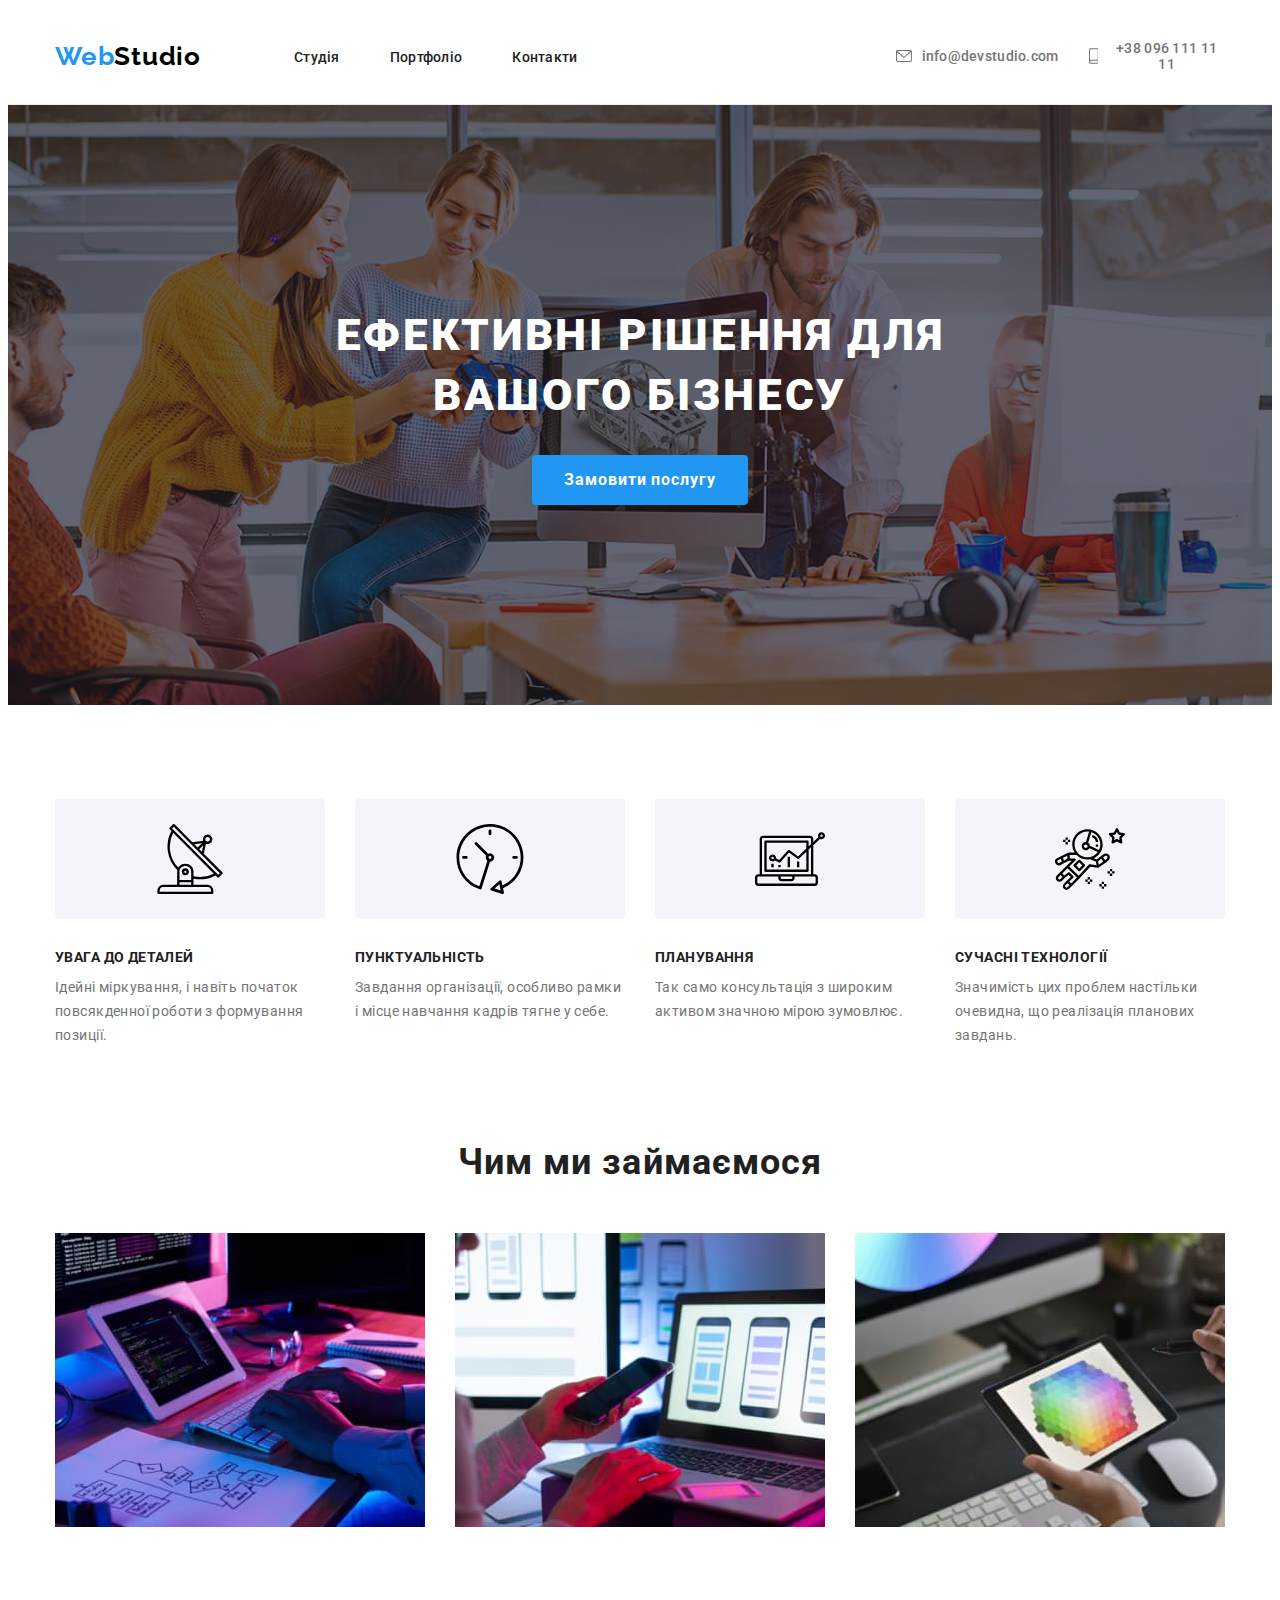
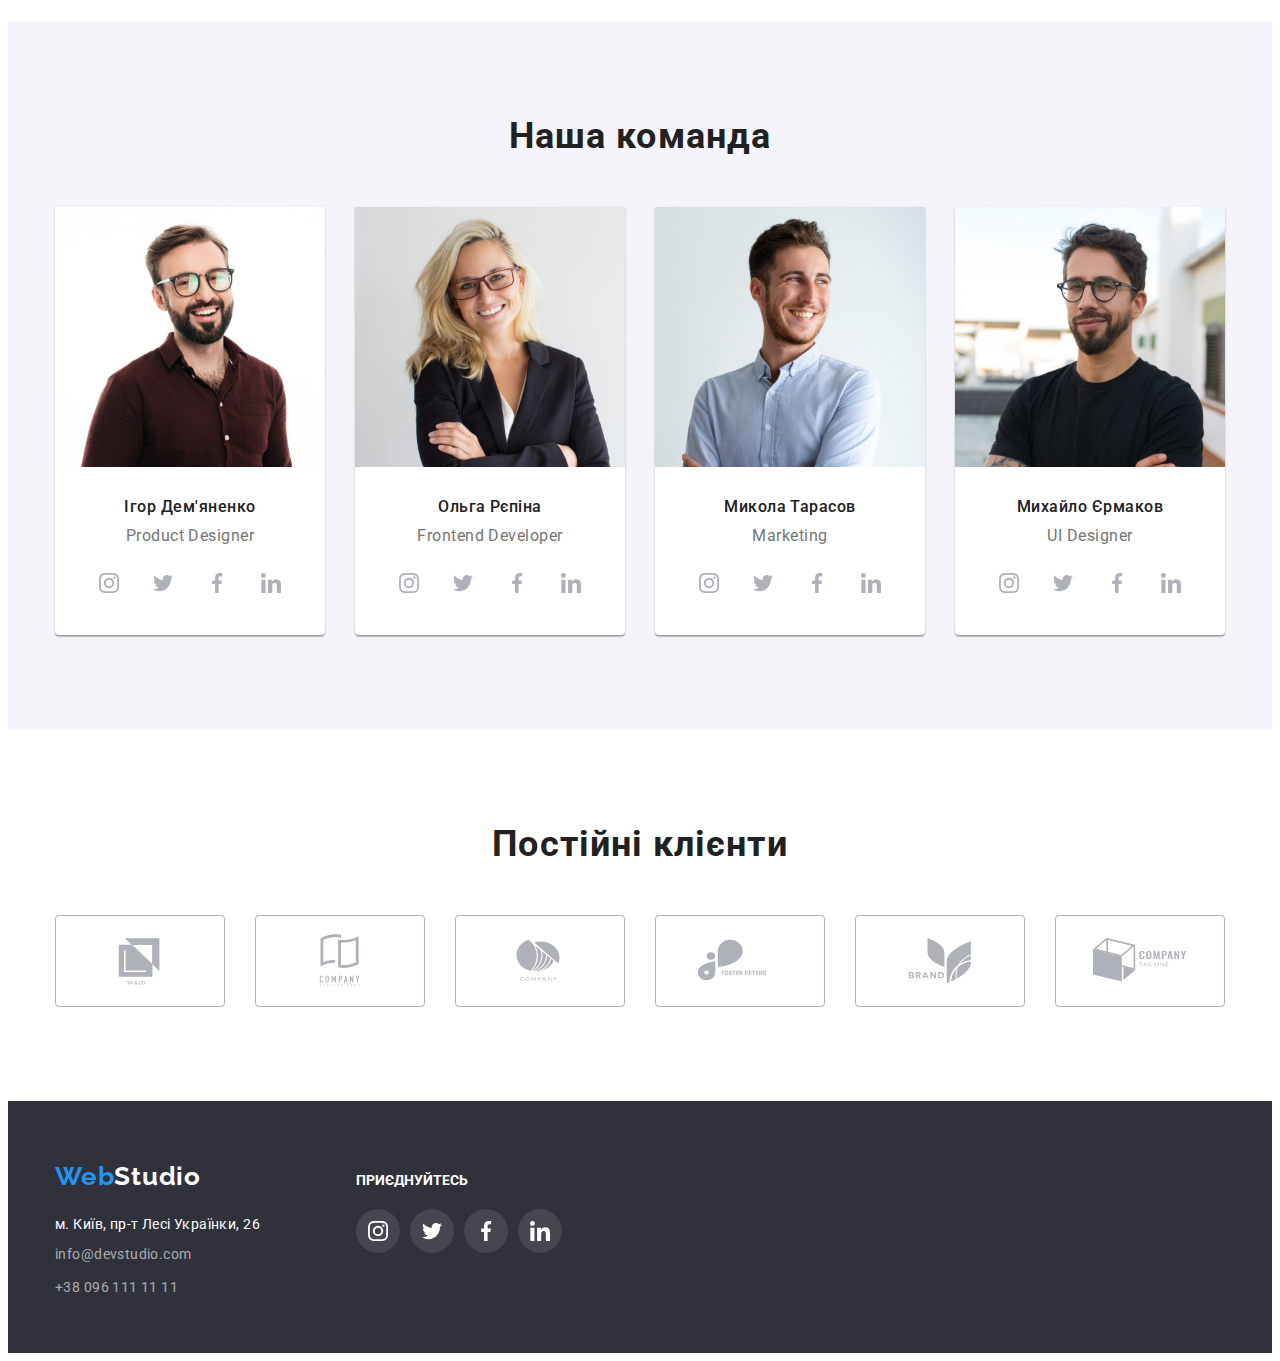
<file: index.html>
<!DOCTYPE html>
<html lang="uk">
  <head>
    <meta charset="UTF-8" />
    <meta http-equiv="X-UA-Compatible" content="IE=edge" />
    <meta name="viewport" content="width=device-width, initial-scale=1.0" />
    <title>Web studio</title>
    <link rel="preconnect" href="https://fonts.googleapis.com">
    <link rel="preconnect" href="https://fonts.gstatic.com" crossorigin>
    <link href="https://fonts.googleapis.com/css2?family=Raleway:wght@700&family=Roboto:wght@400;500;700;900&display=swap" rel="stylesheet">
    <link rel="stylesheet" href="https://cdnjs.cloudflare.com/ajax/libs/modern-normalize/1.1.0/modern-normalize.min.css" integrity="sha512-wpPYUAdjBVSE4KJnH1VR1HeZfpl1ub8YT/NKx4PuQ5NmX2tKuGu6U/JRp5y+Y8XG2tV+wKQpNHVUX03MfMFn9Q==" crossorigin="anonymous" referrerpolicy="no-referrer" />
    <link  href="./css/style.css" rel="stylesheet"> 
  </head>
  <body>
    <header class="header">
      <div class="header-container container">
         <nav class="nav">
         <a class="logo" href="/">Web<span class="logo-header">Studio</span></a>

        <ul class="nav-list list">
          <li class="nav-item"><a href="" class="nav-link link">Студія</a></li>
          <li class="nav-item"><a href="./portfolio.html" class="nav-link link">Портфоліо</a></li>
          <li class="nav-item"><a href="" class="nav-link link">Контакти</a></li>
        </ul>
      </nav>
        <div class="list-contacts">
          <a href="mailto:info@devstudio.com" class="header-mail link">
            <svg class="icon-envelope" width="16" height="12">
              <use href="./images/icons.svg#icon-envelope"></use>
            </svg> info@devstudio.com</a>
            <a href="tel:+380961111111" class="header-tel link"><svg class="icon-smartphone" width="10" height="16">
              <use href="./images/icons.svg#icon-smartphone"></use>
            </svg>+38 096 111 11 11</a>
        </div>
    </div>
    </header>
    
     <main>
      <section  class="hero">
        <div class="container-hero">
          <h1 class="hero-title">Ефективні рішення для вашого бізнесу</h1>
      <button type="button" class="hero-btn">Замовити послугу</button>
      </div>
      </section>
     </main>
      <section class="benefits">
      <h2 class="benefits-title">Наші переваги</h2>
      <div class="container">
      <ul class="benefits-list list">
        <li class="benefits-item">
          <div class="container-benefits">
          <svg class="benf-icon" width="70px" height="70px">
        <use href="./images/icons.svg#icon-antenna"></use></svg></div>
          <h3 class="benefits-sub-title">УВАГА ДО ДЕТАЛЕЙ</h3>
          <p class="benefits-description">
            Ідейні міркування, і навіть початок повсякденної роботи з формування
            позиції.
          </p>
        </li>
        <li class="benefits-item"><div class="container-benefits">
          <svg class="benf-icon" width="70px" height="70px">
        <use href="./images/icons.svg#icon-clock"></use></svg></div>
          <h3 class="benefits-sub-title">ПУНКТУАЛЬНІСТЬ</h3>
          <p class="benefits-description">
            Завдання організації, особливо рамки і місце навчання кадрів тягне у
            себе.
          </p>
        </li>
        <li class="benefits-item"><div class="container-benefits">
          <svg class="benf-icon" width="70px" height="70px">
        <use href="./images/icons.svg#icon-diagram"></use></svg></div>
          <h3 class="benefits-sub-title">ПЛАНУВАННЯ</h3>
          <p class="benefits-description">Так само консультація з широким активом значною мірою зумовлює.</p>
        </li>
        <li class="benefits-item"><div class="container-benefits">
          <svg class="benf-icon" width="70px" height="70px">
        <use href="./images/icons.svg#icon-astronaut"></use></svg></div>
          <h3 class="benefits-sub-title">СУЧАСНІ ТЕХНОЛОГІЇ</h3>
          <p class="benefits-description"
            >Значимість цих проблем настільки очевидна, що реалізація планових
            завдань.</p>
        </li>
       </ul>
       </div>
     </section>
  
    <section class="section activity">
       <div class="container">
      <h2 class="activity-title title">Чим ми займаємося</h2>
      <ul class="activity-list list card-set">
        <li class="activity-item">
          <img
            src="./images/box1.jpg"
            alt="Розробляємо структуру"
            class="activity-img"
            width="370"
          />
        </li>
        <li class="activity-item">
          <img
            src="./images/box2.jpg"
            alt="Адаптуємо під потреби"
            class="activity-img"
            width="370"
          />
        </li>
        <li class="activity-item">
          <img
            src="./images/box3.jpg"
            alt="Створюємо неповторний дизайн"
            class="activity-img"
            width="370"
          />
        </li>
      </ul>
       </div>
    </section>

    <section class="section team">
      <div class="container">
      <h2 class="team-title title">Наша команда</h2>
      <ul class="team-list list card-set ">
        <li class="team-item card-set-items">
          <img src="./images/img4.jpg" alt="продукт дизайнер" class="team-img" width="270" />
          <div class="team-person">
           <h3 class="team-sub-title">Ігор Дем'яненко</h3>
           <p lang="en" class="team-description">Product Designer</p>
           <ul class="socials list">
            <li class="socials-item">
              <a class="socials-link link" 
              href="https://www.instagram.com"
              target="_blank" 
              rel="noopener noreferrer" 
              aria-label="instagram"> <svg class="soc-icon" width="20" height="20">
                <use href="./images/icons.svg#icon-instagram"></use>
              </svg>
            </a>
          </li>
          <li class="socials-item">
            <a class="socials-link link" 
            href="https://twitter.com"
            target="_blank" 
            rel="noopener noreferrer" 
            aria-label="twitter"> <svg class="soc-icon" width="20" height="20">
              <use href="./images/icons.svg#icon-twitter"></use>
            </svg>
          </a>
        </li>
        <li class="socials-item">
          <a class="socials-link link" 
          href="https://facebook.com"
          target="_blank" 
          rel="noopener noreferrer" 
          aria-label="facebook"> <svg class="soc-icon" width="20" height="20">
            <use href="./images/icons.svg#icon-facebook"></use>
          </svg>
        </a>
      </li>
      <li class="socials-item">
        <a class="socials-link link" 
        href="https://www.linkedin.com/"
        target="_blank" 
        rel="noopener noreferrer" 
        aria-label="linkedin"> <svg class="soc-icon" width="20" height="20">
          <use href="./images/icons.svg#icon-linkedin"></use>
        </svg>
      </a>
    </li>
           </ul>
          </div>
        </li>
        <li class="team-item card-set-items">
          <img src="./images/img1.jpg" alt="верстальник" class="team-img" width="270" />
          <div class="team-person">
           <h3 class="team-sub-title">Ольга Рєпіна</h3>
          <p lang="en" class="team-description">Frontend Developer</p>
          <ul class="socials list">
            <li class="socials-item">
              <a class="socials-link link" 
              href="https://www.instagram.com"
              target="_blank" 
              rel="noopener noreferrer" 
              aria-label="instagram"> <svg class="soc-icon" width="20" height="20">
                <use href="./images/icons.svg#icon-instagram"></use>
              </svg>
            </a>
          </li>
          <li class="socials-item">
            <a class="socials-link link" 
            href="https://twitter.com"
            target="_blank" 
            rel="noopener noreferrer" 
            aria-label="twitter"> <svg class="soc-icon" width="20" height="20">
              <use href="./images/icons.svg#icon-twitter"></use>
            </svg>
          </a>
        </li>
        <li class="socials-item">
          <a class="socials-link link" 
          href="https://facebook.com"
          target="_blank" 
          rel="noopener noreferrer" 
          aria-label="facebook"> <svg class="soc-icon" width="20" height="20">
            <use href="./images/icons.svg#icon-facebook"></use>
          </svg>
        </a>
      </li>
      <li class="socials-item">
        <a class="socials-link link" 
        href="https://www.linkedin.com/"
        target="_blank" 
        rel="noopener noreferrer" 
        aria-label="linkedin"> <svg class="soc-icon" width="20" height="20">
          <use href="./images/icons.svg#icon-linkedin"></use>
        </svg>
      </a>
    </li>
           </ul>
          </div>
        </li>
        <li class="team-item card-set-items">
          <img src="./images/img2.jpg" alt="маркетолог" class="team-img" width="270" />
          <div class="team-person">
           <h3 class="team-sub-title">Микола Тарасов</h3>
           <p lang="en" class="team-description">Marketing</p>
           <ul class="socials list">
            <li class="socials-item">
              <a class="socials-link link" 
              href="https://www.instagram.com"
              target="_blank" 
              rel="noopener noreferrer" 
              aria-label="instagram"> <svg class="soc-icon" width="20" height="20">
                <use href="./images/icons.svg#icon-instagram"></use>
              </svg>
            </a>
          </li>
          <li class="socials-item">
            <a class="socials-link link" 
            href="https://twitter.com"
            target="_blank" 
            rel="noopener noreferrer" 
            aria-label="twitter"> <svg class="soc-icon" width="20" height="20">
              <use href="./images/icons.svg#icon-twitter"></use>
            </svg>
          </a>
        </li>
        <li class="socials-item">
          <a class="socials-link link" 
          href="https://facebook.com"
          target="_blank" 
          rel="noopener noreferrer" 
          aria-label="facebook"> <svg class="soc-icon" width="20" height="20">
            <use href="./images/icons.svg#icon-facebook"></use>
          </svg>
        </a>
      </li>
      <li class="socials-item">
        <a class="socials-link link" 
        href="https://www.linkedin.com/"
        target="_blank" 
        rel="noopener noreferrer" 
        aria-label="linkedin"> <svg class="soc-icon" width="20" height="20">
          <use href="./images/icons.svg#icon-linkedin"></use>
        </svg>
      </a>
    </li>
           </ul>
          </div>
        </li>
        <li class="team-item card-set-items">
          <img
            src="./images/img3.jpg"
            alt="дизайнер користувацького інтерфейсу"
            class="team-img"
            width="270"
          />
           <div class="team-person">
             <h3 class="team-sub-title">Михайло Єрмаков</h3>
             <p lang="en" class="team-description">UI Designer</p>
             <ul class="socials list">
              <li class="socials-item">
                <a class="socials-link link" 
                href="https://www.instagram.com"
                target="_blank" 
                rel="noopener noreferrer" 
                aria-label="instagram"> <svg class="soc-icon" width="20" height="20">
                  <use href="./images/icons.svg#icon-instagram"></use>
                </svg>
              </a>
            </li>
            <li class="socials-item">
              <a class="socials-link link" 
              href="https://twitter.com"
              target="_blank" 
              rel="noopener noreferrer" 
              aria-label="twitter"> <svg class="soc-icon" width="20" height="20">
                <use href="./images/icons.svg#icon-twitter"></use>
              </svg>
            </a>
          </li>
          <li class="socials-item">
            <a class="socials-link link" 
            href="https://facebook.com"
            target="_blank" 
            rel="noopener noreferrer" 
            aria-label="facebook"> <svg class="soc-icon" width="20" height="20">
              <use href="./images/icons.svg#icon-facebook"></use>
            </svg>
          </a>
        </li>
        <li class="socials-item">
          <a class="socials-link link" 
          href="https://www.linkedin.com/"
          target="_blank" 
          rel="noopener noreferrer" 
          aria-label="linkedin"> <svg class="soc-icon" width="20" height="20">
            <use href="./images/icons.svg#icon-linkedin"></use>
          </svg>
        </a>
      </li>
             </ul>
           </div>
        </li>
      </ul>
      </div>
    </section>
     <section class="regular-customers">
       <div class="container">
      <h2 class="regular-customers-title title">Постійні клієнти</h2>
      <ul class="regular-customers-list list card-set">
        <li class="regular-customers-item">
          <a class="regular-customers-link" 
          href=""
          target="_blank" 
          rel="noopener noreferrer" 
          aria-label="ya&co"><svg class="regular-customers-icon" width="106px" height="60px">
            <use href="./images/icons.svg#icon-yaco"></use></svg>
            </a>
        </li>
        <li class="regular-customers-item">
          <a class="regular-customers-link" 
          href=""
          target="_blank" 
          rel="noopener noreferrer" 
          aria-label="ya&co"><svg class="regular-customers-icon" width="106px" height="60px">
            <use href="./images/icons.svg#icon-taglinehere"></use></svg>
            </a>
        </li>
        <li class="regular-customers-item">
          <a class="regular-customers-link" 
          href=""
          target="_blank" 
          rel="noopener noreferrer" 
          aria-label="ya&co"><svg class="regular-customers-icon" width="106px" height="60px">
            <use href="./images/icons.svg#icon-company"></use></svg>
            </a>
        </li>
        <li class="regular-customers-item">
          <a class="regular-customers-link" 
          href=""
          target="_blank" 
          rel="noopener noreferrer" 
          aria-label="ya&co"><svg class="regular-customers-icon" width="106px" height="60px">
            <use href="./images/icons.svg#icon-fosterpeters"></use></svg>
            </a>
        </li>
        <li class="regular-customers-item">
          <a class="regular-customers-link" 
          href=""
          target="_blank" 
          rel="noopener noreferrer" 
          aria-label="ya&co"><svg class="regular-customers-icon" width="106px" height="60px">
            <use href="./images/icons.svg#icon-brand"></use></svg>
            </a>
        </li>
        <li class="regular-customers-item">
          <a class="regular-customers-link" 
          href=""
          target="_blank" 
          rel="noopener noreferrer" 
          aria-label="ya&co"><svg class="regular-customers-icon" width="106px" height="60px">
            <use href="./images/icons.svg#icon-tagline"></use></svg>
            </a>
        </li>
      </ul>
       </div>
    </section>
    <footer class="footer">
      <div class="container footer-container">
        <div class="addressf">
        <a class="logo-f" href="/">Web<span class="logo-footer">Studio</span></a>
        <address class="footer-adress">
        <ul class="footer-list list">
          <li class="footer-item-one">
            <a
              href="https://www.google.com/maps/place/%D0%B1%D1%83%D0%BB.+%D0%9B%D0%B5%D1%81%D0%B8+%D0%A3%D0%BA%D1%80%D0%B0%D0%B8%D0%BD%D0%BA%D0%B8,+26,+%D0%9A%D0%B8%D0%B5%D0%B2,+02000/@50.4265841,30.5361971,17z/data=!3m1!4b1!4m5!3m4!1s0x40d4cf0e033ecbe9:0x57a4dffefec77da0!8m2!3d50.4265807!4d30.5383858"
              class="footer-link-adress link">м. Київ, пр-т Лесі Українки, 26</a
            >
          </li>
          <li class="footer-item-two"><a href="mailto:info@devstudio.com" class="footer-link link">info@devstudio.com</a></li>
          <li><a href="tel:+380961111111" class="footer-link link">+38 096 111 11 11</a></li>
         </ul>
        </address>
        </div>
        <div class="footer-socials-container">
          <h2 class="footer-title">Приєднуйтесь</h2>
             <ul class="socials-f list">
              <li class="socials-item">
                <a class="socials-link-f link" 
                href="https://www.instagram.com"
                target="_blank" 
                rel="noopener noreferrer" 
                aria-label="instagram"> <svg class="soc-icon-f" width="20" height="20">
                  <use href="./images/icons.svg#icon-instagram"></use>
                </svg>
              </a>
            </li>
            <li class="socials-item">
              <a class="socials-link-f link" 
              href="https://twitter.com"
              target="_blank" 
              rel="noopener noreferrer" 
              aria-label="twitter"> <svg class="soc-icon-f" width="20" height="20">
                <use href="./images/icons.svg#icon-twitter"></use>
              </svg>
            </a>
          </li>
          <li class="socials-item">
            <a class="socials-link-f link" 
            href="https://facebook.com"
            target="_blank" 
            rel="noopener noreferrer" 
            aria-label="facebook"> <svg class="soc-icon-f" width="20" height="20">
              <use href="./images/icons.svg#icon-facebook"></use>
            </svg>
          </a>
        </li>
        <li class="socials-item">
          <a class="socials-link-f link" 
          href="https://www.linkedin.com/"
          target="_blank" 
          rel="noopener noreferrer" 
          aria-label="linkedin"> <svg class="soc-icon-f" width="20" height="20">
            <use href="./images/icons.svg#icon-linkedin"></use>
          </svg>
          </a>
         </li>
        </ul>
        </div>
      </div>
    </footer>
  </body>
</html>
</file>
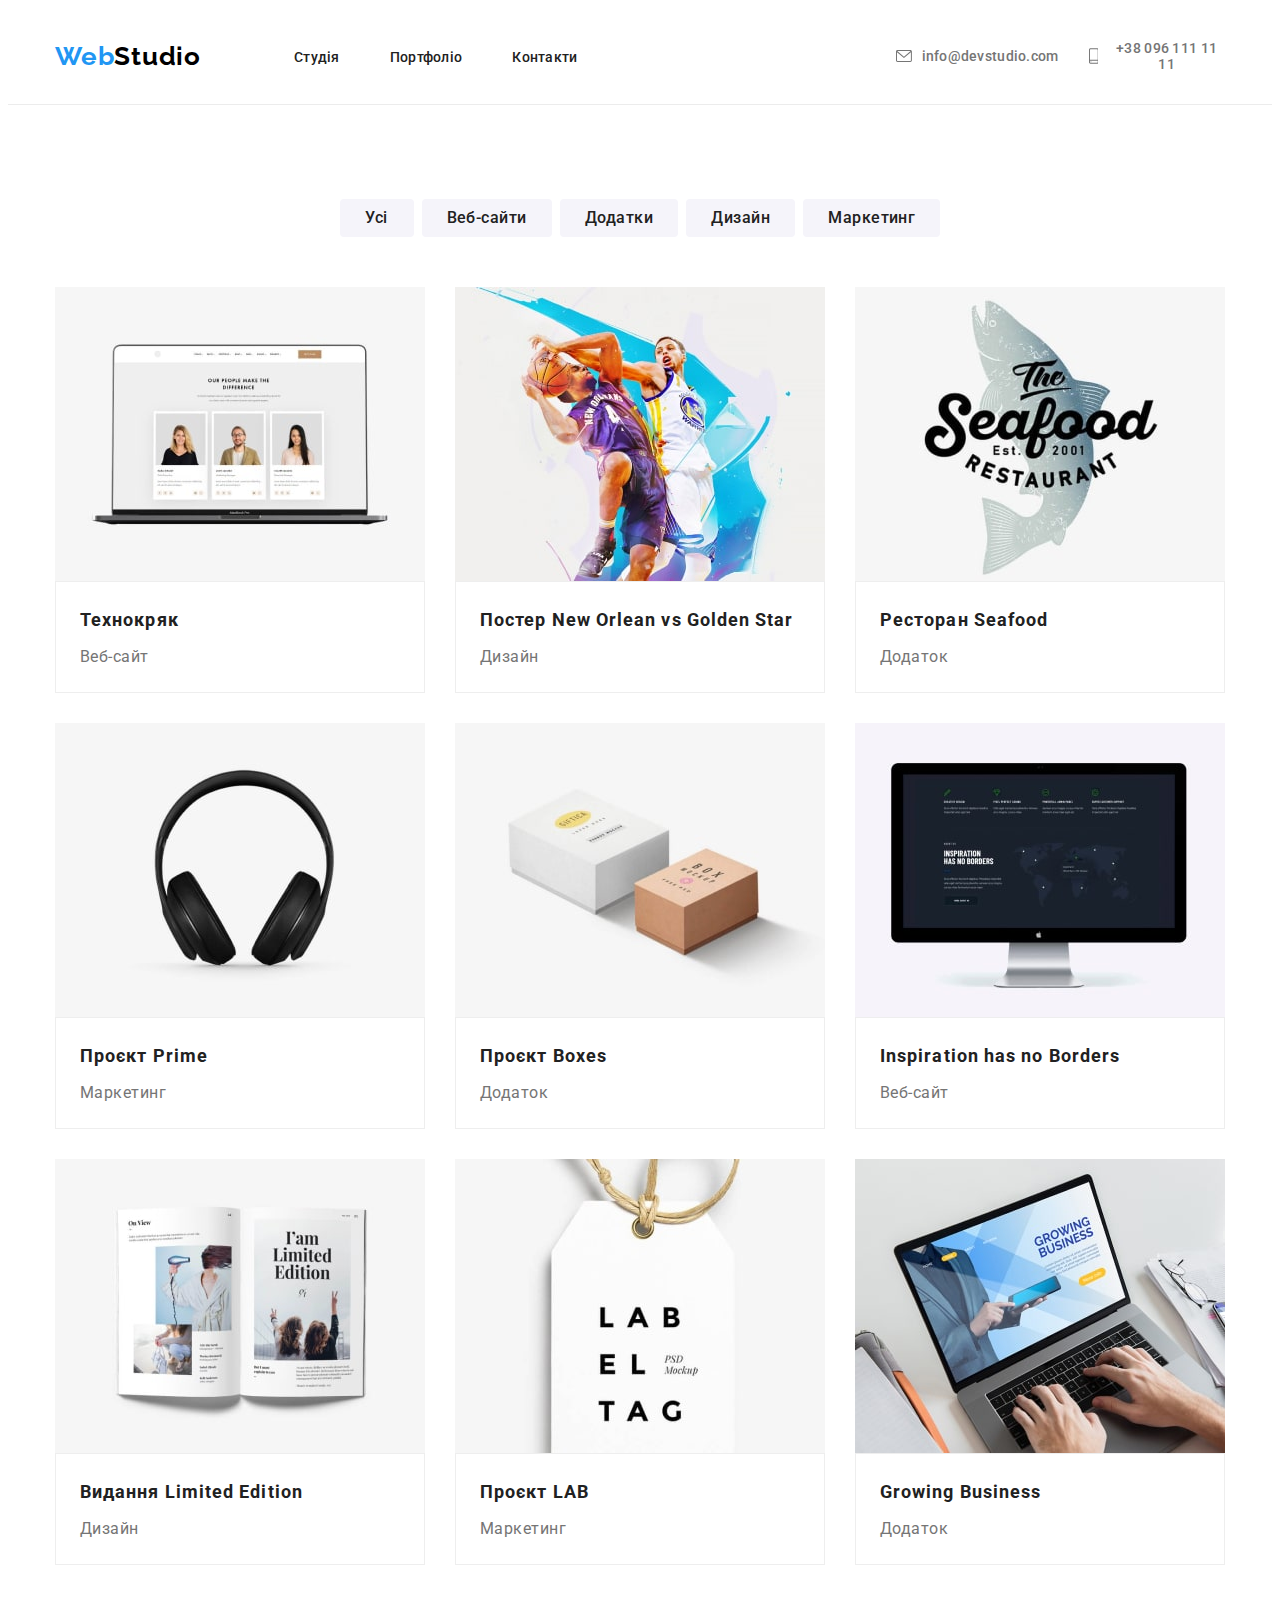
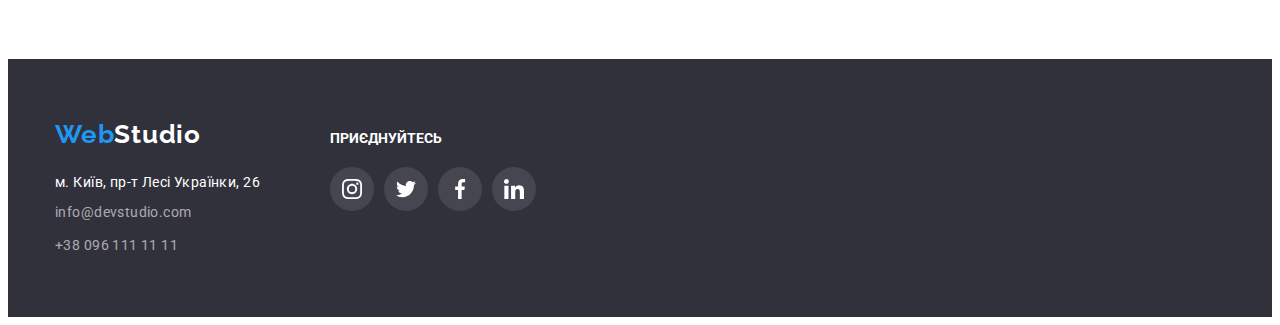
<file: portfolio.html>
<!DOCTYPE html>
<html lang="en">
  <head>
    <meta charset="UTF-8" />
    <meta http-equiv="X-UA-Compatible" content="IE=edge" />
    <meta name="viewport" content="width=device-width, initial-scale=1.0" />
    <title>Portfolio</title>
    <link rel="preconnect" href="https://fonts.googleapis.com" />
    <link rel="preconnect" href="https://fonts.gstatic.com" crossorigin />
    <link
      href="https://fonts.googleapis.com/css2?family=Raleway:wght@700&family=Roboto:wght@400;500;700;900&display=swap"
      rel="stylesheet"
    />
    <link
      rel="stylesheet"
      href="https://cdnjs.cloudflare.com/ajax/libs/modern-normalize/1.1.0/modern-normalize.min.css"
      integrity="sha512-wpPYUAdjBVSE4KJnH1VR1HeZfpl1ub8YT/NKx4PuQ5NmX2tKuGu6U/JRp5y+Y8XG2tV+wKQpNHVUX03MfMFn9Q=="
      crossorigin="anonymous"
      referrerpolicy="no-referrer"
    />
    <link href="./css/style.css" rel="stylesheet" />
  </head>
  <body>
    <header class="header">
      <div class="header-container container">
        <nav class="nav">
          <a class="logo" href="/"
            >Web<span class="logo-header">Studio</span></a
          >

          <ul class="nav-list list">
            <li class="nav-item">
              <a href="./index.html" class="nav-link link">Студія</a>
            </li>
            <li class="nav-item">
              <a href="" class="nav-link link">Портфоліо</a>
            </li>
            <li class="nav-item">
              <a href="" class="nav-link link">Контакти</a>
            </li>
          </ul>
        </nav>
        <div class="list-contacts">
          <a href="mailto:info@devstudio.com" class="header-mail link">
            <svg class="icon-envelope" width="16" height="12">
              <use href="./images/icons.svg#icon-envelope"></use>
            </svg> info@devstudio.com</a>
            <a href="tel:+380961111111" class="header-tel link"><svg class="icon-smartphone" width="10" height="16">
              <use href="./images/icons.svg#icon-smartphone"></use>
            </svg>+38 096 111 11 11</a>
        </div>
      </div>
    </header>
    <main>
      <section class="portfolio-s" >
        <div class="container">
          <ul class="list-btn list">
        <li class="item-r-btn"><button type="button" class="radio-btn">Усі</button></li>
        <li class="item-r-btn"><button type="button" class="radio-btn">Веб-сайти</button></li>
        <li class="item-r-btn"><button type="button" class="radio-btn">Додатки</button></li>
        <li class="item-r-btn"><button type="button" class="radio-btn">Дизайн</button></li>
        <li class="item-r-btn"><button type="button" class="radio-btn">Маркетинг</button></li>
      </ul>
      <ul class="portfolio-list list card-set">
        <li class="portfolio-item card-set-items">
          <img
            src="./images/img-1-min.jpg"
            alt="Ноутбук з зображенням карток"
            width="370"
            height="294"
          />
          <div class="card-description">
            <h2 class="portfolio-sub-title">Технокряк</h2>
            <p class="portfolio-description">Веб-сайт</p>
          </div>
        </li>
        <li class="portfolio-item card-set-items">
          <img
            src="./images/img-2-min.jpg"
            alt="Баскетболісти"
            width="370"
            height="294"
          />
          <div class="card-description">
            <h2 class="portfolio-sub-title">
              Постер New Orlean vs Golden Star
            </h2>
            <p class="portfolio-description">Дизайн</p>
          </div>
        </li>
        <li class="portfolio-item card-set-items">
          <img
            src="./images/img-3-min.jpg"
            alt="Емблема ресторану"
            width="370"
            height="294"
          />
          <div class="card-description">
            <h2 class="portfolio-sub-title">Ресторан Seafood</h2>
            <p class="portfolio-description">Додаток</p>
          </div>
        </li>
        <li class="portfolio-item card-set-items">
          <img
            src="./images/img-4-min.jpg"
            alt="Навушники"
            width="370"
            height="294"
          />
          <div class="card-description">
            <h2 class="portfolio-sub-title">Проєкт Prime</h2>
            <p class="portfolio-description">Маркетинг</p>
          </div>
        </li>
        <li class="portfolio-item card-set-items">
          <img
            src="./images/img-5-min.jpg"
            alt="Дві коробки"
            width="370"
            height="294"
          />
          <div class="card-description">
            <h2 class="portfolio-sub-title">Проєкт Boxes</h2>
            <p class="portfolio-description">Додаток</p>
          </div>
        </li>
        <li class="portfolio-item card-set-items">
          <img
            src="./images/img-6-min.jpg"
            alt="Монітор з сайтом"
            width="370"
            height="294"
          />
          <div class="card-description">
            <h2 class="portfolio-sub-title">Inspiration has no Borders</h2>
            <p class="portfolio-description">Веб-сайт</p>
          </div>
        </li>
        <li class="portfolio-item card-set-items">
          <img
            src="./images/img-7-min.jpg"
            alt="Розгорнута книжка"
            width="370"
            height="294"
          />
          <div class="card-description">
            <h2 class="portfolio-sub-title">Видання Limited Edition</h2>
            <p class="portfolio-description">Дизайн</p>
          </div>
        </li>
        <li class="portfolio-item card-set-items">
          <img
            src="./images/img-8-min.jpg"
            alt="Бірка з написом"
            width="370"
            height="294"
          />
          <div class="card-description">
            <h2 class="portfolio-sub-title">Проєкт LAB</h2>
            <p class="portfolio-description">Маркетинг</p>
          </div>
        </li>
        <li class="portfolio-item card-set-items">
          <img
            src="./images/img-9-min.jpg"
            alt="Чоловік друкує на лептопі"
            width="370"
            height="294"
          />
          <div class="card-description">
            <h2 class="portfolio-sub-title">Growing Business</h2>
            <p class="portfolio-description">Додаток</p>
          </div>
        </li>
      </ul>
        </div>
      </section>
    </main>
     <footer class="footer">
      <div class="container footer-container">
        <div calss="addressаf">
        <a class="logo-f" href="/">Web<span class="logo-footer">Studio</span></a>
        <address class="footer-adress">
        <ul class="footer-list list">
          <li class="footer-item-one">
            <a
              href="https://www.google.com/maps/place/%D0%B1%D1%83%D0%BB.+%D0%9B%D0%B5%D1%81%D0%B8+%D0%A3%D0%BA%D1%80%D0%B0%D0%B8%D0%BD%D0%BA%D0%B8,+26,+%D0%9A%D0%B8%D0%B5%D0%B2,+02000/@50.4265841,30.5361971,17z/data=!3m1!4b1!4m5!3m4!1s0x40d4cf0e033ecbe9:0x57a4dffefec77da0!8m2!3d50.4265807!4d30.5383858"
              class="footer-link-adress link">м. Київ, пр-т Лесі Українки, 26</a
            >
          </li>
          <li class="footer-item-two"><a href="mailto:info@devstudio.com" class="footer-link link">info@devstudio.com</a></li>
          <li><a href="tel:+380961111111" class="footer-link link">+38 096 111 11 11</a></li>
         </ul>
        </address>
        </div>
        <div class="footer-socials-container">
          <h2 class="footer-title">Приєднуйтесь</h2>
             <ul class="socials-f list">
              <li class="socials-item">
                <a class="socials-link-f link" 
                href="https://www.instagram.com"
                target="_blank" 
                rel="noopener noreferrer" 
                aria-label="instagram"> <svg class="soc-icon-f" width="20" height="20">
                  <use href="./images/icons.svg#icon-instagram"></use>
                </svg>
              </a>
            </li>
            <li class="socials-item">
              <a class="socials-link-f link" 
              href="https://twitter.com"
              target="_blank" 
              rel="noopener noreferrer" 
              aria-label="twitter"> <svg class="soc-icon-f" width="20" height="20">
                <use href="./images/icons.svg#icon-twitter"></use>
              </svg>
            </a>
          </li>
          <li class="socials-item">
            <a class="socials-link-f link" 
            href="https://facebook.com"
            target="_blank" 
            rel="noopener noreferrer" 
            aria-label="facebook"> <svg class="soc-icon-f" width="20" height="20">
              <use href="./images/icons.svg#icon-facebook"></use>
            </svg>
          </a>
        </li>
        <li class="socials-item">
          <a class="socials-link-f link" 
          href="https://www.linkedin.com/"
          target="_blank" 
          rel="noopener noreferrer" 
          aria-label="linkedin"> <svg class="soc-icon-f" width="20" height="20">
            <use href="./images/icons.svg#icon-linkedin"></use>
          </svg>
          </a>
         </li>
        </ul>
        </div>
      </div>
    </footer>
  </body>
</html>
</file>
<file: css/style.css>
/*--------------------MAIN PAGE-----------------*/
:root {
    --main-background-color: #FFFFFF;
    --secondary-background-color: hsl(235, 10%, 21%);
    --third-background-color: #F5F4FA; 
    --hero-title-color: #FFFFFF;
    --main-title-color: #212121;
    --main-text-color: #757575;
    --primary-text-color: #757575;
    --accent-text-color: #2196F3;
    --pasive-button-color: #2196F3;
    --active-button-color: #188CE8;
    --button-text-color: #FFFFFF; 
    --logo-web-text-color: #2196F3;
    --first-studio-text-color: #000000;
    --second-studio-text-color: #FFFFFF;
    --adress-text-color: #FFFFFF;

/*----------сітка--------------*/
--indent: 30px;
--items: 4;
}

html {
 box-sizing: border-box;
}

*, 
*::before,
*::after {
 box-sizing: inherit;
}

/*-------reset-------*/
h1, 
h2, 
h3,
p {
 margin: 0;
}


/*--fonts----*/

body {
    font-family: "Roboto", Verdana, sans-serif;
}

.list {
list-style: none;
margin: 0;
padding: 0;
}

.link {
    text-decoration: none;
}

.title {
font-size: 36px;
line-height: calc(42 / 36);
text-align: center;
letter-spacing: 0.03em;
color: var(--main-title-color);
}

/*-------container---------*/

.container {
    width: 1200px;
    padding-left: 15px;
    padding-right: 15px;
    margin-left: auto;
    margin-right: auto;
}

.section {
padding-top: 94px;
padding-bottom: 94px;
}


 
.card-set {
    display: flex;
    flex-wrap: wrap;
    gap: var(--indent);
 }

 .card-set-items {
  flex-basis: calc((100% - var(--indent) * (var(--items) - 1 )) / var(--items));
 }

/*Header*/
.header {
    background-color: var(--main-background-color);
    border-bottom: 1px solid #ECECEC;
}

.header-container {
display: flex;
text-align: center;
}

.logo {
font-family: 'Raleway';
font-weight: 700;
font-size: 26px;
line-height: calc(31 / 26);
letter-spacing: 0.03em;
color: var(--logo-web-text-color);
text-decoration: none;
margin-right: 93px;
}

.logo-header {
color:var(--first-studio-text-color);

}

.nav {
display: flex;
align-items: center;
justify-content: center;
}

.nav-list .nav-item:not(:last-child) {
margin-right: 50px;
}

.nav-list {
display: flex;
}

.nav-link {
font-weight: 500;
font-size: 14px;
line-height: 1.14;
letter-spacing: 0.02em;
color: var(--main-title-color);
}

.nav-link:hover, .nav-link:focus, .header-mail:hover, .header-mail:focus, .header-tel:hover, .header-tel:focus {
    color: var(--accent-text-color);
}

.header-mail:hover .icon-envelope,
.header-mail:focus .icon-envelope {
    fill: var(--accent-text-color);
}

.header-tel:hover .icon-smartphone,
.header-tel:focus .icon-smartphone {
    fill: var(--accent-text-color);
}

.list-contacts {
display: flex;
text-align: center;
margin-left: 318px;
}

.header-tel, .header-mail {
font-weight: 500;
font-size: 14px;
line-height: calc(16 / 14);
letter-spacing: 0.02em;
color: var(--primary-text-color);
}

.header-tel {
display: flex;
align-items: center;
padding-top: 32px;
padding-bottom: 32px;
margin-left: 30px;
}

.header-mail {
 display: flex;
 align-items: center;
 padding-top: 32px;
 padding-bottom: 32px;
}

.icon-envelope { 
fill: #757575;
margin-right: 10px; 
}

.icon-smartphone {
fill: #757575;
margin-right: 10px; 
}




/*--------------------Hero-----------------*/

/*.container-hero {
}*/

.hero {
max-width: 1600px;
height: 600px;
margin: 0 auto;
background-image: linear-gradient(to right, rgba(47, 48, 58, 0.4), rgba(47, 48, 58, 0.4)),
url(../images/herofon/imgh.png);
background-repeat: no-repeat;
background-position: center;
background-color: #C4C4C4;
text-align: center;
padding-top: 200px;
padding-bottom: 200px;
}

.hero-title {
font-weight: 900;
font-size: 44px;
width: 696px;
margin-left: auto;
margin-right: auto;
margin-bottom: 30px;
line-height: calc(60 / 44);
letter-spacing: 0.06em;
text-transform: uppercase;
text-align: center;
color: var(--hero-title-color);
}

.hero-btn {
font-family: inherit;
font-weight: 700;
font-size: 16px;
line-height: calc(30 / 16);
display: flex;
align-items: center;
text-align: center;
border-radius: 4px;
border: 0;
padding: 10px 32px;
margin-left: auto;
margin-right: auto;
min-width: 216px;
letter-spacing: 0.06em;
color: var(--button-text-color);
background-color: var(--pasive-button-color); 
cursor: pointer;
}

.hero-btn:hover, .hero-btn:focus {
    box-shadow: 0px 4px 4px rgba(0, 0, 0, 0.15);
    background-color: var(--active-button-color);
}

/*----------------Benefits--------------*/
.container-benefits {
display: flex;
justify-content: center;
align-items: center;
background-color: #F5F4FA;
width: 270px;
height: 120px;
border-radius: 4px;
margin-right: 30px;
margin-bottom: 30px;
}

/*.benf-icon {

}*/


.benefits {
padding-top: 94px;
}

.benefits-list .benefits-item:not(:last-child) {
    margin-right: 30px;
}

 .benefits-list {
display: flex;
 }

.benefits-title {
display: none;
}

.benefits-item {
 min-width: 270px;
}

.benefits-sub-title {
font-size: 14px;
width: 270px;
line-height: calc(16 / 14);
letter-spacing: 0.03em;
text-transform: uppercase;
color: var(--main-title-color);
margin-bottom: 10px;
}

.benefits-description {
font-size: 14px;
line-height: calc(24 / 14);
letter-spacing: 0.03em;
color: var(--main-text-color);  
}

/*------------------Activity----------------*/
.activity-title {
    min-width: 366px;
    margin-bottom: 50px;
}

/*-----------------Team-------------*/
 .team {
    background-color: var(--third-background-color);
 }

 .team-item {
background-color: var(--main-background-color);
box-shadow: 0px 1px 3px rgba(0, 0, 0, 0.12), 0px 1px 1px rgba(0, 0, 0, 0.14), 0px 2px 1px rgba(0, 0, 0, 0.2);
border-radius: 0px 0px 4px 4px;
 }

.team-person {
padding-top: 30px;
padding-bottom: 30px;
 }

 .activity-item {
    --items: 3;
 }

 
 .team-title {
    margin-bottom: 50px;
 }

.team-sub-title {
font-weight: 500;
font-size: 16px;
margin-bottom: 10px;
line-height: calc(19 / 16);
text-align: center;
letter-spacing: 0.03em;
color: var(--main-title-color);
}

.team-description {
font-size: 16px;
padding-bottom: 16px;
line-height: calc(19 / 16);
text-align: center;
letter-spacing: 0.03em;
color: var(--main-text-color); 
}

.socials {
display: flex;
justify-content: center;
align-items: center;
gap: 10px;
}
.soc-icon {
fill: #AFB1B8;
}

.socials-link {
display: flex;
justify-content: center;
align-items: center;
width: 44px;
height: 44px;
border-radius: 50%;
}

.socials-link:hover, .socials-link:focus {
    background-color: var(--accent-text-color);
}

.socials-link:hover .soc-icon,
.socials-link:focus .soc-icon {
fill: var(--main-background-color);
}

/*--------------customers---------*/

.regular-customers {
padding-top: 94px;
padding-bottom: 94px;
}

.regular-customers-link {
display: flex;
justify-content: center;
align-items: center;
background-color: var(--main-background-color);
width: 170px;
height: 92px;
border-radius: 4px;
border: 1px solid #AFB1B8;
border-radius: 4px;
}

.regular-customers-icon{
fill: #AFB1B8;
}

 .regular-customers-item {
    --items: 6;
 }

 .regular-customers-title {
    margin-bottom: 50px;
 }

 .regular-customers-link:hover, .regular-customers-link:focus {
        border-color: var(--accent-text-color);
 }

.regular-customers-link:hover .regular-customers-icon,
.regular-customers-link:focus .regular-customers-icon {
    fill: var(--accent-text-color);
}



/*-----------------Footer-------------*/
.footer {
background-color: var(--secondary-background-color);
padding-top: 60px;
padding-bottom: 60px;
}

.footer-container {
display: flex;
}

.addressf {
width: 231px;
height: 81px;
display: flex;
flex-direction: column;
margin-bottom: 20px;
}

.footer-adress {
display: flex;
flex-direction: column;   
}

.footer-socials-container {
display: flex;
flex-direction: column;
margin-top: 12px;
margin-bottom: 40px;
margin-left: 70px;
}

.logo {
display: block;
}

.logo-footer {
    color: var(--second-studio-text-color); 
}

.logo-f {
display: inline-block;
font-family: 'Raleway';
font-weight: 700;
font-size: 26px;
line-height: calc(31 / 26);
letter-spacing: 0.03em;
color: var(--logo-web-text-color);
text-decoration: none;
margin-bottom: 20px;
}

.footer-list {
display: flex;
flex-direction: column;
}


.footer-link-adress {
font-family: 'Roboto';
font-style: normal;
font-weight: 400;
font-size: 14px;
line-height: calc(24 / 14);
letter-spacing: 0.03em;
color: var(--adress-text-color);
}

.footer-link {
font-family: 'Roboto';
font-style: normal;
font-weight: 400;
font-size: 14px;
line-height: calc(24 / 14);
letter-spacing: 0.03em;
color: rgba(255, 255, 255, 0.6);
}

.footer-item-one {
    margin-bottom:  6px;
}

.footer-item-two {
  margin-bottom: 9px;
}

 .footer-link:hover, .footer-link:focus, .footer-link-adress:hover, .footer-link-adress:focus {
 color: var(--accent-text-color);
 }

 .socials-f {
display: flex;
justify-content: center;
align-items: center;
    gap: 10px;
 }
 
.footer-title {
margin-bottom: 20px;
text-transform: uppercase;
font-size: 14px;
line-height: 1.14;
color: var(--adress-text-color);
}


.soc-icon-f {
fill: var(--adress-text-color);
}

.socials-link-f {
background-color: rgba(255, 255, 255, 0.1);
display: flex;
justify-content: center;
align-items: center;
width: 44px;
height: 44px;
border-radius: 50%;
}

.socials-link-f:hover, .socials-link-f:focus {
    background-color: var(--accent-text-color);
}

.socials-link-f:hover .soc-icon-f,
.soc-link-f:focus .soc-icon-f {
fill: var(--main-background-color);
}
 /*-----PORTFOLI----*/

 .portfolio-s {
    padding-top: 94px;
    padding-bottom: 94px;
 }

.radio-btn {
font-family: 'Roboto';
font-weight: 500;
font-size: 16px;
min-width: 74px;
padding: 6px 25px;
line-height: calc(26 / 16);
text-align: center;
letter-spacing: 0.03em;
background-color: var(--third-background-color);
color: var(--main-title-color);
cursor: pointer;
border: 0;
border-radius: 4px;

}
.list-btn .item-r-btn:nth-child(-n + 4) {
    margin-right: 8px;
}

.portfolio-item:hover {
box-shadow: 0px 1px 1px rgba(0, 0, 0, 0.12), 0px 4px 4px rgba(0, 0, 0, 0.06), 1px 4px 6px rgba(0, 0, 0, 0.16);
}

.list-btn {
display: flex;
justify-content: center;
align-content: center;
margin-bottom: 50px;
}

.radio-btn:hover, .radio-btn:focus {
    background-color: var(--pasive-button-color);
    color: var(--hero-title-color)
}

.card-description {
padding: 20px 24px;
max-width: 370px;
border: 1px solid #EEEEEE;
}

 .portfolio-sub-title {
font-size: 18px;
margin-bottom: 4px;
line-height: calc(36 / 18);
letter-spacing: 0.06em;
color: var(--main-title-color);
 }

 .portfolio-description {
font-size: 16px;
line-height: calc(30 / 16);
letter-spacing: 0.03em;
color: var(--main-text-color); 
 }

img {
     display: block;
}
</file>
